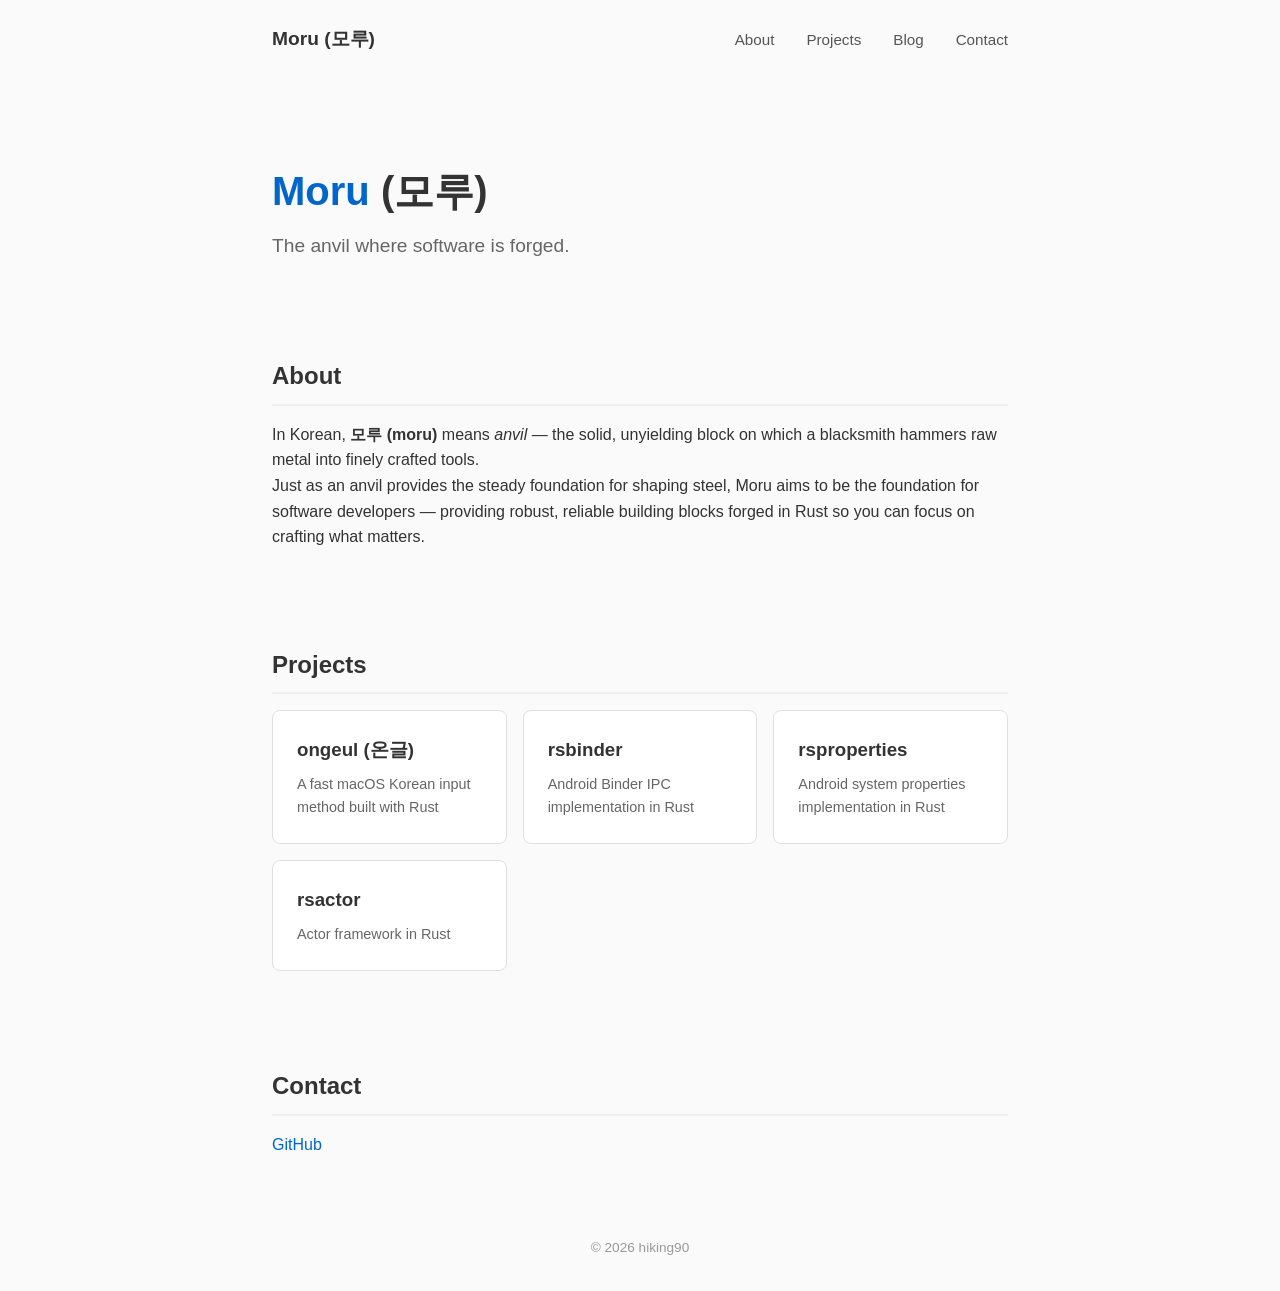
<file: index.html>
<!doctype html><html lang=en><head><meta charset=UTF-8><meta content="width=device-width,initial-scale=1.0" name=viewport><title>Moru (모루)</title><link href=/css/style.css rel=stylesheet><link title="Atom Feed" href=/atom.xml rel=alternate type=application/atom+xml><body><header><nav><a class=logo href=/>Moru (모루)</a><ul><li><a href=/#about>About</a><li><a href=/#projects>Projects</a><li><a href=/blog/>Blog</a><li><a href=/#contact>Contact</a></ul></nav></header><main><section id=hero><h1><span class=highlight>Moru</span> (모루)</h1><p>The anvil where software is forged.</section><section id=about><h2>About</h2><p>In Korean, <strong>모루 (moru)</strong> means <em>anvil</em> — the solid, unyielding block on which a blacksmith hammers raw metal into finely crafted tools.<p>Just as an anvil provides the steady foundation for shaping steel, Moru aims to be the foundation for software developers — providing robust, reliable building blocks forged in Rust so you can focus on crafting what matters.</section><section id=projects><h2>Projects</h2><div class=project-grid><a class=project-card href=https://github.com/hiking90/ongeul> <h3>ongeul (온글)</h3> <p>A fast macOS Korean input method built with Rust</p> </a><a class=project-card href=https://github.com/hiking90/rsbinder> <h3>rsbinder</h3> <p>Android Binder IPC implementation in Rust</p> </a><a class=project-card href=https://github.com/hiking90/rsproperties> <h3>rsproperties</h3> <p>Android system properties implementation in Rust</p> </a><a class=project-card href=https://github.com/hiking90/rsactor> <h3>rsactor</h3> <p>Actor framework in Rust</p> </a></div></section><section id=contact><h2>Contact</h2><p><a href=https://github.com/hiking90>GitHub</a></section></main><footer><p>© 2026 hiking90</footer>
</file>
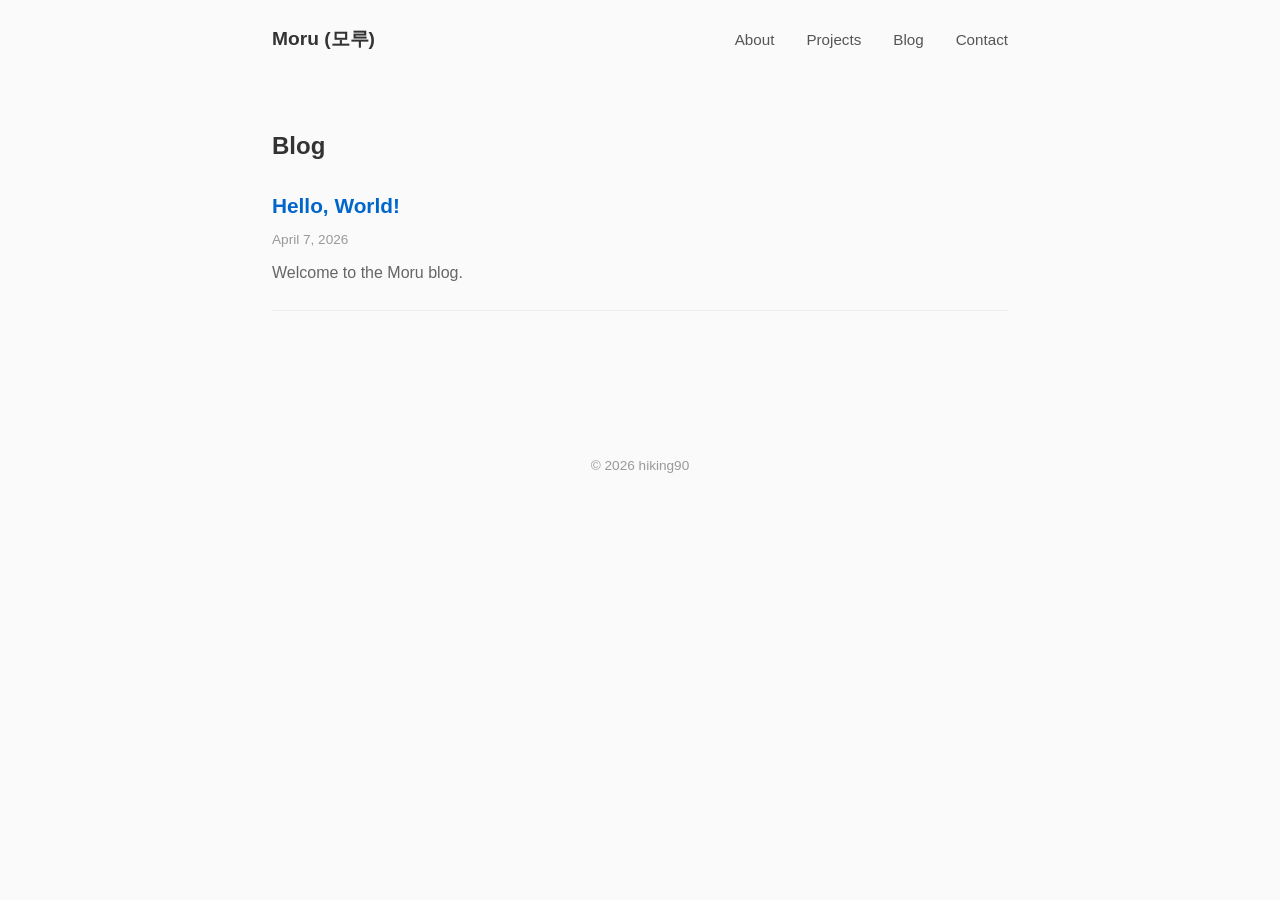
<file: blog/index.html>
<!doctype html><html lang=en><head><meta charset=UTF-8><meta content="width=device-width,initial-scale=1.0" name=viewport><title>Blog - Moru (모루)</title><link href=/css/style.css rel=stylesheet><link title="Atom Feed" href=/atom.xml rel=alternate type=application/atom+xml><body><header><nav><a class=logo href=/>Moru (모루)</a><ul><li><a href=/#about>About</a><li><a href=/#projects>Projects</a><li><a href=/blog/>Blog</a><li><a href=/#contact>Contact</a></ul></nav></header><main><section><h1>Blog</h1><article class=blog-summary><h2><a href=https://moru.rs/blog/hello-world/>Hello, World!</a></h2><time datetime=2026-04-07>April 7, 2026</time><p>Welcome to the Moru blog.</article><nav class=pagination></nav></section></main><footer><p>© 2026 hiking90</footer>
</file>
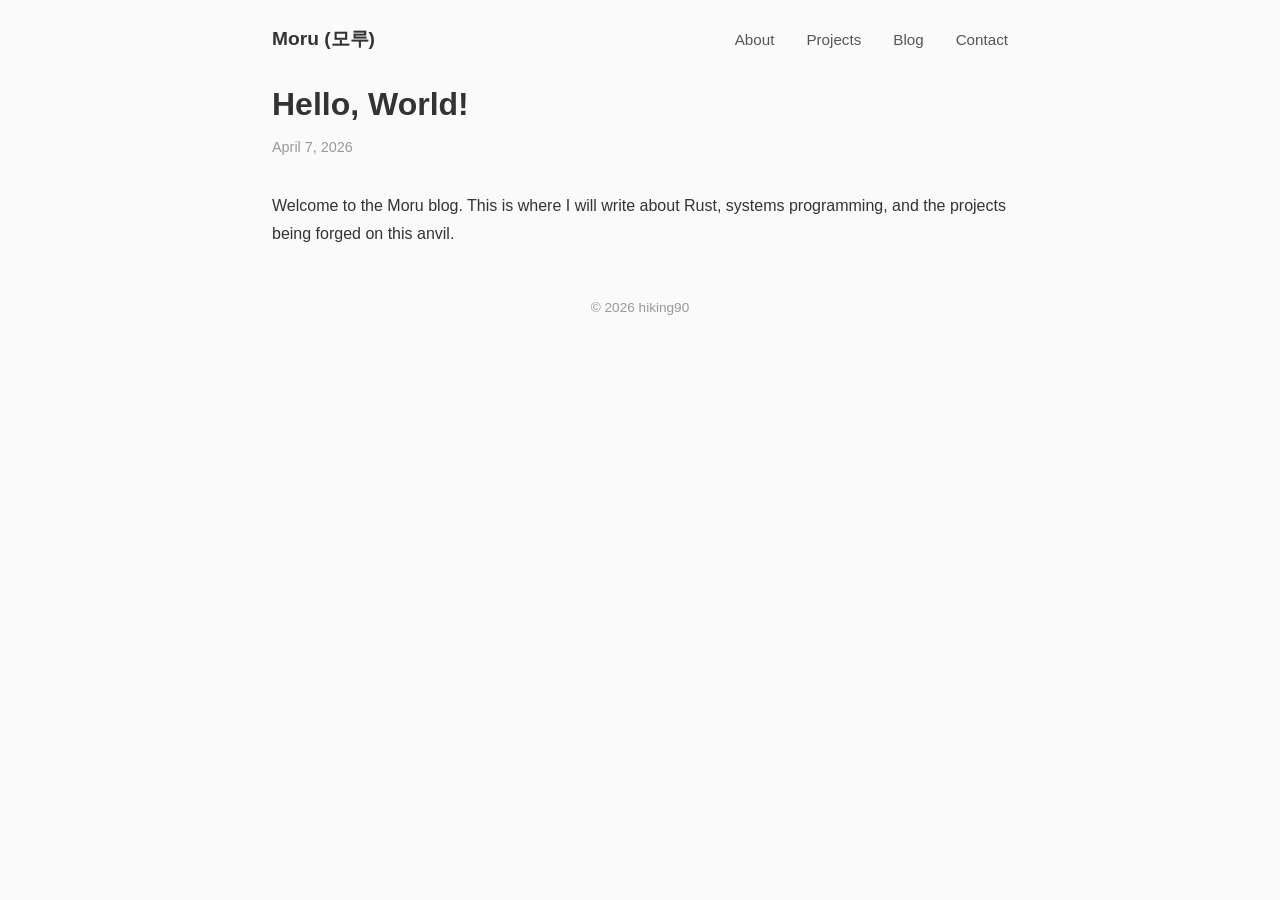
<file: blog/hello-world/index.html>
<!doctype html><html lang=en><head><meta charset=UTF-8><meta content="width=device-width,initial-scale=1.0" name=viewport><title>Hello, World! - Moru (모루)</title><link href=/css/style.css rel=stylesheet><link title="Atom Feed" href=/atom.xml rel=alternate type=application/atom+xml><body><header><nav><a class=logo href=/>Moru (모루)</a><ul><li><a href=/#about>About</a><li><a href=/#projects>Projects</a><li><a href=/blog/>Blog</a><li><a href=/#contact>Contact</a></ul></nav></header><main><article class=blog-post><header><h1>Hello, World!</h1><time datetime=2026-04-07>April 7, 2026</time></header><div class=blog-content><p>Welcome to the Moru blog. This is where I will write about Rust, systems programming, and the projects being forged on this anvil.</div></article></main><footer><p>© 2026 hiking90</footer>
</file>
